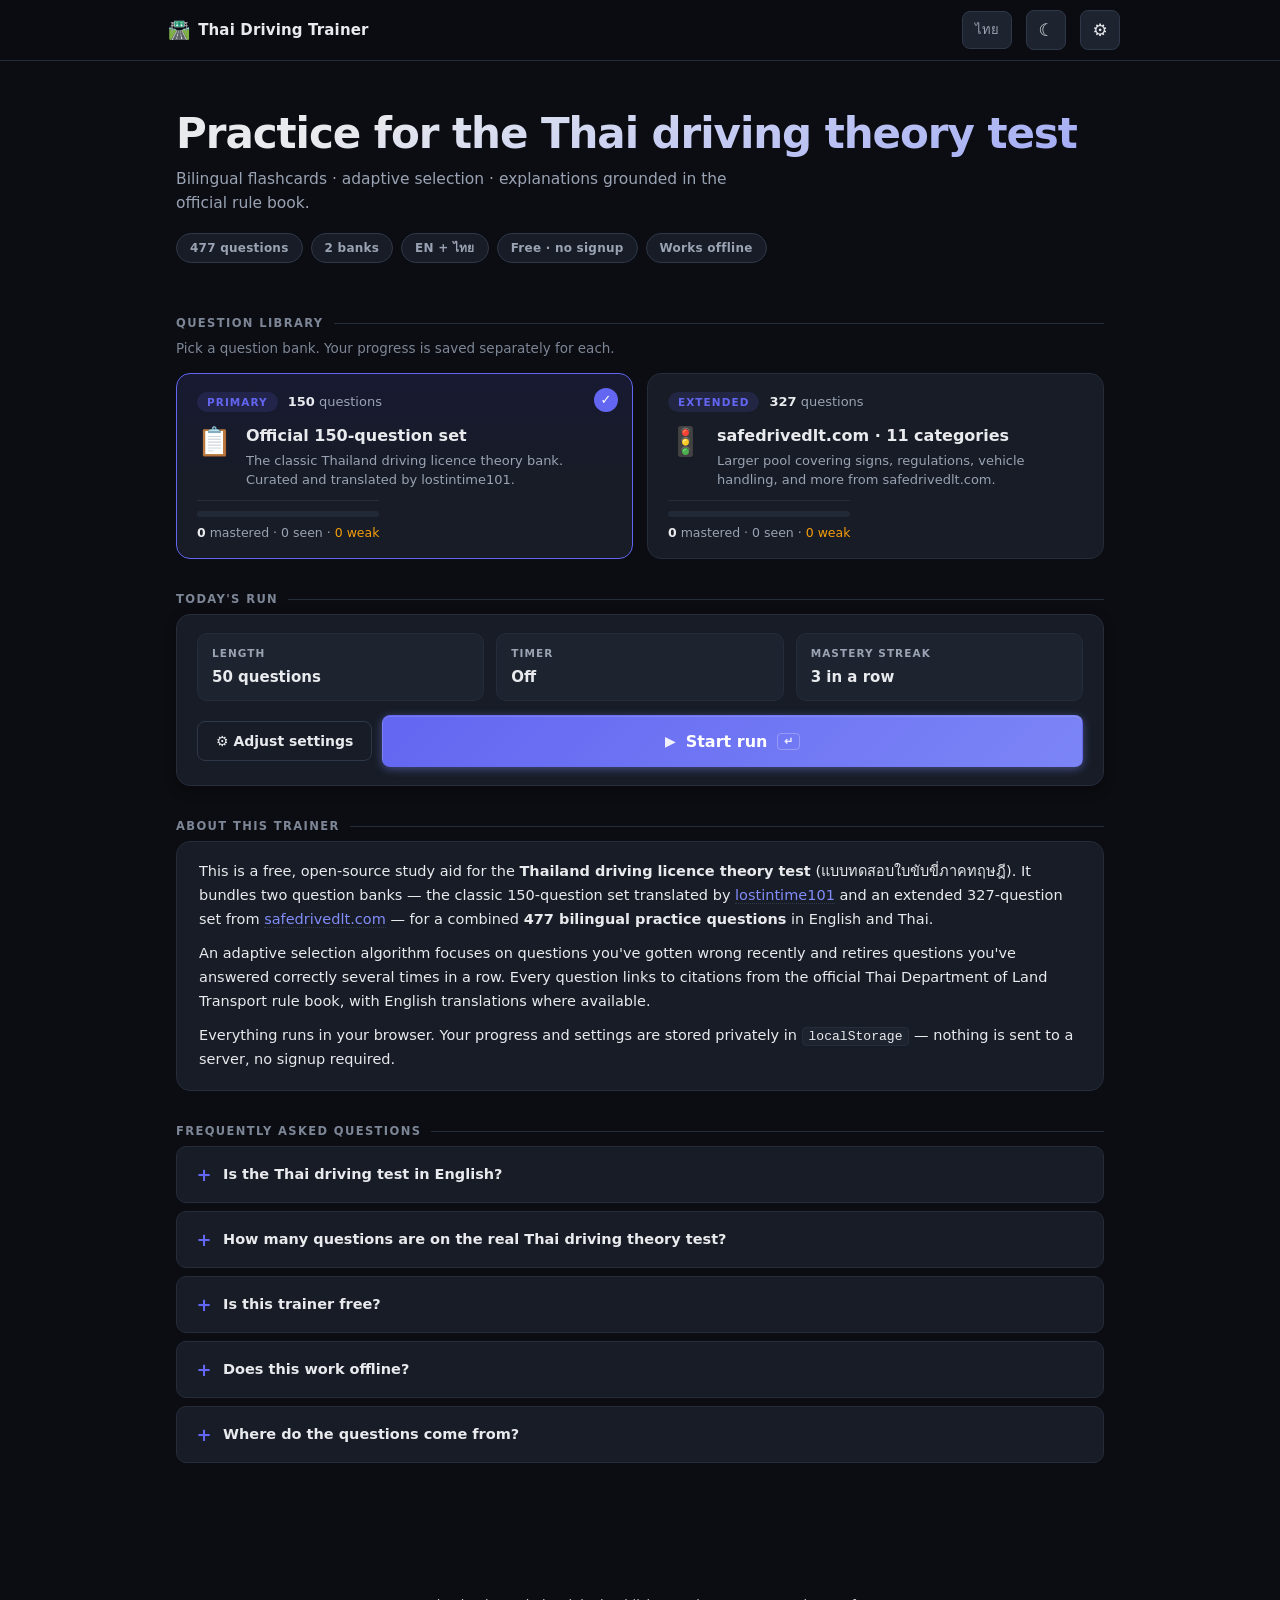
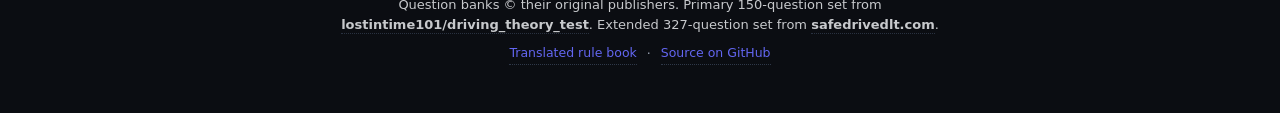
<file: index.html>
<!doctype html>
<html lang=en>
<head>
<meta charset=utf-8>
<meta name=viewport content="width=device-width,initial-scale=1,viewport-fit=cover">
<meta name=color-scheme content="dark light">
<meta name=theme-color content="#0b0d12" media="(prefers-color-scheme: dark)">
<meta name=theme-color content="#f5f6fa" media="(prefers-color-scheme: light)">

<title>Thai Driving Trainer — Free bilingual Thailand driving licence theory test practice</title>
<meta name=description content="Free bilingual (Thai / English) practice for the Thailand driving licence theory test. 477 questions across two banks, adaptive flashcards, explanations grounded in the official rule book. Works offline, no signup.">
<meta name=keywords content="Thai driving test, Thailand driving licence, ใบขับขี่, แบบทดสอบใบขับขี่, driving theory test Thailand, Thai driving practice, bilingual driving test, ข้อสอบใบขับขี่, safedrivedlt, free driving quiz Thailand">
<meta name=author content="Rawgeek">
<meta name=robots content="index,follow,max-image-preview:large">
<link rel=canonical href="https://rawgeek.github.io/thai-driving-test/">
<link rel="alternate" hreflang="en" href="https://rawgeek.github.io/thai-driving-test/">
<link rel="alternate" hreflang="th" href="https://rawgeek.github.io/thai-driving-test/">
<link rel="alternate" hreflang="x-default" href="https://rawgeek.github.io/thai-driving-test/">

<!-- Open Graph -->
<meta property="og:type" content="website">
<meta property="og:site_name" content="Thai Driving Trainer">
<meta property="og:title" content="Thai Driving Trainer — Free bilingual Thailand driving licence test practice">
<meta property="og:description" content="477 bilingual practice questions for the Thailand driving licence theory test. Adaptive flashcards, rule-book citations, light & dark mode. Free, no signup.">
<meta property="og:url" content="https://rawgeek.github.io/thai-driving-test/">
<meta property="og:locale" content="en_US">
<meta property="og:locale:alternate" content="th_TH">
<meta property="og:image" content="https://rawgeek.github.io/thai-driving-test/og-image.png">
<meta property="og:image:width" content="1200">
<meta property="og:image:height" content="630">
<meta property="og:image:alt" content="Thai Driving Trainer — bilingual Thailand driving licence theory test">

<!-- Twitter -->
<meta name="twitter:card" content="summary_large_image">
<meta name="twitter:title" content="Thai Driving Trainer — Free bilingual Thailand driving test practice">
<meta name="twitter:description" content="477 bilingual practice questions, adaptive flashcards, rule-book citations. Free, no signup.">
<meta name="twitter:image" content="https://rawgeek.github.io/thai-driving-test/og-image.png">

<link rel=stylesheet href=styles.css>
<link rel="icon" href="favicon.svg" type="image/svg+xml">
<link rel="apple-touch-icon" href="apple-touch-icon.png">
<link rel="manifest" href="manifest.webmanifest">

<script type="application/ld+json">
{
  "@context": "https://schema.org",
  "@graph": [
    {
      "@type": "WebSite",
      "@id": "https://rawgeek.github.io/thai-driving-test/#website",
      "url": "https://rawgeek.github.io/thai-driving-test/",
      "name": "Thai Driving Trainer",
      "description": "Free bilingual practice for the Thailand driving licence theory test.",
      "inLanguage": ["en", "th"]
    },
    {
      "@type": "WebApplication",
      "@id": "https://rawgeek.github.io/thai-driving-test/#app",
      "name": "Thai Driving Trainer",
      "url": "https://rawgeek.github.io/thai-driving-test/",
      "applicationCategory": "EducationalApplication",
      "operatingSystem": "Any (web browser)",
      "browserRequirements": "Requires JavaScript and modern browser",
      "isAccessibleForFree": true,
      "offers": { "@type": "Offer", "price": "0", "priceCurrency": "USD" },
      "inLanguage": ["en", "th"],
      "audience": { "@type": "Audience", "audienceType": "Driving licence applicants in Thailand" },
      "featureList": [
        "Bilingual Thai/English questions",
        "Adaptive flashcard selection",
        "477 questions across two banks",
        "Explanations grounded in the official rule book",
        "Optional timer",
        "Light and dark themes",
        "Offline-friendly, no signup, progress saved locally"
      ]
    },
    {
      "@type": "Course",
      "name": "Thailand Driving Licence Theory Practice",
      "description": "Self-paced bilingual practice for the Thailand driving licence written test.",
      "provider": { "@type": "Organization", "name": "Thai Driving Trainer (community project)" },
      "inLanguage": ["en", "th"],
      "educationalLevel": "Beginner",
      "isAccessibleForFree": true,
      "hasCourseInstance": {
        "@type": "CourseInstance",
        "courseMode": "online",
        "courseWorkload": "PT2H"
      }
    }
  ]
}
</script>
</head>
<body>
<a class=skip href="#main">Skip to main</a>
<header role=banner>
  <div class=hdr-row>
    <button class="brand brand-btn" id=homeBtn type=button aria-label="Back to home">
      <span class=brand-mark aria-hidden=true>🛣️</span>
      <span class=brand-text>Thai Driving Trainer</span>
    </button>
    <span class=spacer></span>
    <span class=timer id=timer hidden role=timer aria-live=off aria-atomic=true>--:--</span>
    <label class=toggle id=thToggle title="Show Thai original (T)">
      <input type=checkbox id=thChk aria-label="Show Thai original">
      <span lang=th>ไทย</span>
    </label>
    <button class=iconbtn id=themeBtn type=button aria-label="Toggle theme" aria-pressed=false><span aria-hidden=true>◐</span></button>
    <button class=iconbtn id=settingsBtn type=button aria-label="Settings" aria-haspopup=dialog aria-controls=setdlg><span aria-hidden=true>⚙</span></button>
  </div>
</header>

<main class=wrap id=main>

<!-- ============ HOME / DASHBOARD ============ -->
<section id=home aria-label="Home">
  <div class=hero>
    <h1 class=hero-title>Practice for the Thai driving theory test</h1>
    <p class=hero-sub>Bilingual flashcards · adaptive selection · explanations grounded in the official rule book.</p>
    <p class=hero-sub-th lang=th>ฝึกทำข้อสอบใบขับขี่ภาคทฤษฎี ภาษาไทยและอังกฤษ ใช้งานฟรี ไม่ต้องสมัครสมาชิก</p>
    <div class=hero-pills aria-hidden=true>
      <span class=hero-pill>477 questions</span>
      <span class=hero-pill>2 banks</span>
      <span class=hero-pill>EN + ไทย</span>
      <span class=hero-pill>Free · no signup</span>
      <span class=hero-pill>Works offline</span>
    </div>
  </div>

  <h2 class=section-title>Question library</h2>
  <p class=section-sub>Pick a question bank. Your progress is saved separately for each.</p>
  <div class=libgrid role=radiogroup aria-label="Question library">
    <button class=libcard data-ds=primary type=button role=radio aria-checked=false>
      <div class=libcard-head>
        <span class=libcard-badge>Primary</span>
        <span class=libcard-count><b id=primCount>150</b> questions</span>
      </div>
      <div class=libcard-body>
        <span class=libcard-icon aria-hidden=true>📋</span>
        <div>
          <h3 class=libcard-title>Official 150-question set</h3>
          <p class=libcard-desc>The classic Thailand driving licence theory bank. Curated and translated by lostintime101.</p>
        </div>
      </div>
      <div class=libcard-prog>
        <div class=miniprog><div class=miniprogfill id=primFill style="width:0%"></div></div>
        <div class=libcard-stats id=primStats>—</div>
      </div>
    </button>

    <button class=libcard data-ds=safedrive type=button role=radio aria-checked=false>
      <div class=libcard-head>
        <span class=libcard-badge>Extended</span>
        <span class=libcard-count><b id=sdCount>327</b> questions</span>
      </div>
      <div class=libcard-body>
        <span class=libcard-icon aria-hidden=true>🚦</span>
        <div>
          <h3 class=libcard-title>safedrivedlt.com · 11 categories</h3>
          <p class=libcard-desc>Larger pool covering signs, regulations, vehicle handling, and more from safedrivedlt.com.</p>
        </div>
      </div>
      <div class=libcard-prog>
        <div class=miniprog><div class=miniprogfill id=sdFill style="width:0%"></div></div>
        <div class=libcard-stats id=sdStats>—</div>
      </div>
    </button>
  </div>

  <h2 class=section-title>Today's run</h2>
  <div class=runcfg>
    <div class=runcfg-row>
      <div class=runcfg-item>
        <div class=runcfg-lbl>Length</div>
        <div class=runcfg-val id=cfgLen>50 questions</div>
      </div>
      <div class=runcfg-item>
        <div class=runcfg-lbl>Timer</div>
        <div class=runcfg-val id=cfgTim>Off</div>
      </div>
      <div class=runcfg-item>
        <div class=runcfg-lbl>Mastery streak</div>
        <div class=runcfg-val id=cfgMas>3 in a row</div>
      </div>
    </div>
    <div class=runcfg-actions>
      <button class="btn btn-ghost" id=cfgEditBtn type=button>
        <span aria-hidden=true>⚙</span> Adjust settings
      </button>
      <button class="btn btn-primary btn-lg btn-start" id=startBtn type=button>
        <span class=btn-start-icon aria-hidden=true>▶</span>
        <span>Start run</span>
        <span class=kbd aria-hidden=true>↵</span>
      </button>
    </div>
  </div>

  <h2 class=section-title>About this trainer</h2>
  <div class=about>
    <p>This is a free, open-source study aid for the <strong>Thailand driving licence theory test</strong> (แบบทดสอบใบขับขี่ภาคทฤษฎี). It bundles two question banks — the classic 150-question set translated by <a href="https://github.com/lostintime101/driving_theory_test/" target=_blank rel="noopener noreferrer">lostintime101</a> and an extended 327-question set from <a href="https://safedrivedlt.com/" target=_blank rel="noopener noreferrer" hreflang=th>safedrivedlt.com</a> — for a combined <strong>477 bilingual practice questions</strong> in English and Thai.</p>
    <p>An adaptive selection algorithm focuses on questions you've gotten wrong recently and retires questions you've answered correctly several times in a row. Every question links to citations from the official Thai Department of Land Transport rule book, with English translations where available.</p>
    <p>Everything runs in your browser. Your progress and settings are stored privately in <code>localStorage</code> — nothing is sent to a server, no signup required.</p>
  </div>

  <h2 class=section-title>Frequently asked questions</h2>
  <div class=faq>
    <details>
      <summary>Is the Thai driving test in English?</summary>
      <p>The official test offered at the Department of Land Transport (DLT) is available in several languages including English, Thai, Chinese, and Japanese, depending on the location. This trainer shows both Thai and English so you can prepare in either language and recognise key Thai vocabulary that may appear on signs.</p>
    </details>
    <details>
      <summary>How many questions are on the real Thai driving theory test?</summary>
      <p>The real test draws 50 random questions from a pool of around 1,000. You must answer at least 45 correctly (90%) to pass. This trainer mirrors the structure with its own configurable run length so you can rehearse under similar conditions.</p>
    </details>
    <details>
      <summary>Is this trainer free?</summary>
      <p>Yes — completely free, no signup, no ads, no tracking. The full source is on <a href="https://github.com/rawgeek/thai-driving-test" target=_blank rel="noopener noreferrer">GitHub</a>.</p>
    </details>
    <details>
      <summary>Does this work offline?</summary>
      <p>Once the page has loaded, the questions, images, and explanations are cached by the browser. Progress is stored locally — you can study on a flight or with no signal.</p>
    </details>
    <details>
      <summary>Where do the questions come from?</summary>
      <p>The 150-question primary bank is from <a href="https://github.com/lostintime101/driving_theory_test/" target=_blank rel="noopener noreferrer">lostintime101/driving_theory_test</a>, which compiled and translated them. The 327-question extended bank is scraped from <a href="https://safedrivedlt.com/" target=_blank rel="noopener noreferrer" hreflang=th>safedrivedlt.com</a>, a public Thai driving quiz site. All Thai source content remains the property of those publishers.</p>
    </details>
  </div>
</section>

<script type="application/ld+json">
{
  "@context": "https://schema.org",
  "@type": "FAQPage",
  "mainEntity": [
    {"@type":"Question","name":"Is the Thai driving test in English?","acceptedAnswer":{"@type":"Answer","text":"The official test offered at the Department of Land Transport (DLT) is available in several languages including English, Thai, Chinese, and Japanese, depending on the location."}},
    {"@type":"Question","name":"How many questions are on the real Thai driving theory test?","acceptedAnswer":{"@type":"Answer","text":"The real test draws 50 random questions from a pool of around 1,000. You must answer at least 45 correctly (90%) to pass."}},
    {"@type":"Question","name":"Is this trainer free?","acceptedAnswer":{"@type":"Answer","text":"Yes, completely free, no signup, no ads, no tracking. The full source is on GitHub."}},
    {"@type":"Question","name":"Does this work offline?","acceptedAnswer":{"@type":"Answer","text":"Once the page has loaded, questions, images, and explanations are cached by the browser. Progress is stored locally."}},
    {"@type":"Question","name":"Where do the questions come from?","acceptedAnswer":{"@type":"Answer","text":"The 150-question primary bank is from lostintime101/driving_theory_test on GitHub. The 327-question extended bank is from safedrivedlt.com."}}
  ]
}
</script>

<!-- ============ RUN VIEW ============ -->
<section id=runview hidden aria-label="Current run">
  <div class=bar role=progressbar aria-label="Mastery progress" aria-valuemin=0 aria-valuemax=100 id=barOuter aria-valuenow=0>
    <div id=barfill style="width:0%"></div>
  </div>
  <div class=runbar id=runbar>
    <span class=runbar-pill><span class=runbar-lbl>Run</span> <b id=runIdx>0</b> / <b id=runTarget>0</b></span>
    <span class=runbar-pill><span class=runbar-lbl>Correct</span> <b id=runCorrect>0</b></span>
    <span class=runbar-ds id=runbarDs></span>
    <span class=spacer></span>
    <span class=stats id=stats aria-live=polite aria-atomic=true></span>
    <button class="btn btn-sm" id=endRunBtn type=button>End run</button>
  </div>
  <div id=app aria-live=polite aria-busy=false></div>
</section>

<!-- ============ DIALOGS ============ -->
<dialog id=ruledlg aria-labelledby=ruledlg_title>
  <button class=close type=button onclick="document.getElementById('ruledlg').close()" aria-label="Close"><span aria-hidden=true>×</span></button>
  <h3 id=ruledlg_title></h3>
  <pre id=ruledlg_body></pre>
</dialog>
<dialog id=setdlg aria-labelledby=setdlg_title>
  <button class=close type=button onclick="document.getElementById('setdlg').close()" aria-label="Close settings"><span aria-hidden=true>×</span></button>
  <h3 id=setdlg_title>Settings</h3>
  <form class="settings dlg-body" onsubmit="return false">
    <div class=field>
      <label id=lblTheme>Theme</label>
      <div class=seg id=segTheme role=radiogroup aria-labelledby=lblTheme>
        <button data-v=dark type=button role=radio aria-checked=false aria-pressed=false>Dark</button>
        <button data-v=light type=button role=radio aria-checked=false aria-pressed=false>Light</button>
      </div>
    </div>
    <div class=field>
      <label for=rngMastery>Mastery streak <span class=val id=valMastery>3</span></label>
      <input type=range id=rngMastery min=1 max=10 step=1 aria-describedby=hintMastery>
      <div class=hint id=hintMastery>Consecutive correct answers needed to consider a question mastered.</div>
    </div>
    <div class=field>
      <label for=rngWeak>Out-of-weak streak <span class=val id=valWeak>1</span></label>
      <input type=range id=rngWeak min=1 max=10 step=1 aria-describedby=hintWeak>
      <div class=hint id=hintWeak>Consecutive correct answers needed to leave the “weak” pool.</div>
    </div>
    <div class=field>
      <div class=row>
        <label id=lblLimit for=swLimit style="margin:0">Limit questions per run</label>
        <button type=button class=switch id=swLimit role=switch aria-checked=false aria-labelledby=lblLimit></button>
      </div>
      <div class=hint>When off, a run uses all questions in the active dataset.</div>
    </div>
    <div class=field id=fldQpr hidden>
      <label for=rngQpr>Questions per run <span class=val id=valQpr>50</span></label>
      <input type=range id=rngQpr min=10 max=400 step=1 aria-describedby=hintQpr>
      <div class=hint id=hintQpr>Slider max adapts to the active dataset.</div>
    </div>
    <div class=field>
      <div class=row>
        <label id=lblTimer for=swTimer style="margin:0">Enable timer</label>
        <button type=button class=switch id=swTimer role=switch aria-checked=false aria-labelledby=lblTimer></button>
      </div>
      <div class=hint>Total time = questions per run × time per question.</div>
    </div>
    <div class=field id=fldTpq hidden>
      <label for=rngTpq>Time per question <span class=val id=valTpq>72s</span></label>
      <input type=range id=rngTpq min=15 max=180 step=1>
    </div>
    <div class=actions>
      <button class="btn btn-danger" id=resetProgBtn type=button>Reset progress</button>
      <button class="btn btn-primary" type=button onclick="document.getElementById('setdlg').close()">Done</button>
    </div>
  </form>
</dialog>
</main>

<footer class=foot role=contentinfo>
  <p class=foot-credits>
    Question banks &copy; their original publishers.
    Primary 150-question set from
    <a href="https://github.com/lostintime101/driving_theory_test/" target=_blank rel="noopener noreferrer"><strong>lostintime101/driving_theory_test</strong></a>.
    Extended 327-question set from
    <a href="https://safedrivedlt.com/courses/%E0%B8%82%E0%B9%89%E0%B8%AD%E0%B8%AA%E0%B8%AD%E0%B8%9A%E0%B9%83%E0%B8%9A%E0%B8%82%E0%B8%B1%E0%B8%9A%E0%B8%82%E0%B8%B5%E0%B9%88-%E0%B8%9D%E0%B8%B6%E0%B8%81%E0%B8%97%E0%B9%8D%E0%B8%B2/quizzes/%E0%B9%81%E0%B8%9A%E0%B8%9A%E0%B8%97%E0%B8%94%E0%B8%AA%E0%B8%AD%E0%B8%9A-quizmaker-%E0%B9%81%E0%B8%97%E0%B8%A3%E0%B8%81%E0%B8%A3%E0%B8%B9%E0%B8%9B-html/" target=_blank rel="noopener noreferrer" hreflang=th><strong lang=th>safedrivedlt.com</strong></a>.
  </p>
  <p class=foot-links>
    <a href="https://rawgeek.github.io/thai-driving-rules-translations" target=_blank rel="noopener noreferrer">Translated rule book</a>
    <span aria-hidden=true>·</span>
    <a href="https://github.com/rawgeek/thai-driving-test" target=_blank rel="noopener noreferrer">Source on GitHub</a>
  </p>
</footer>
<script src=app.js></script>
</body>
</html>
</file>
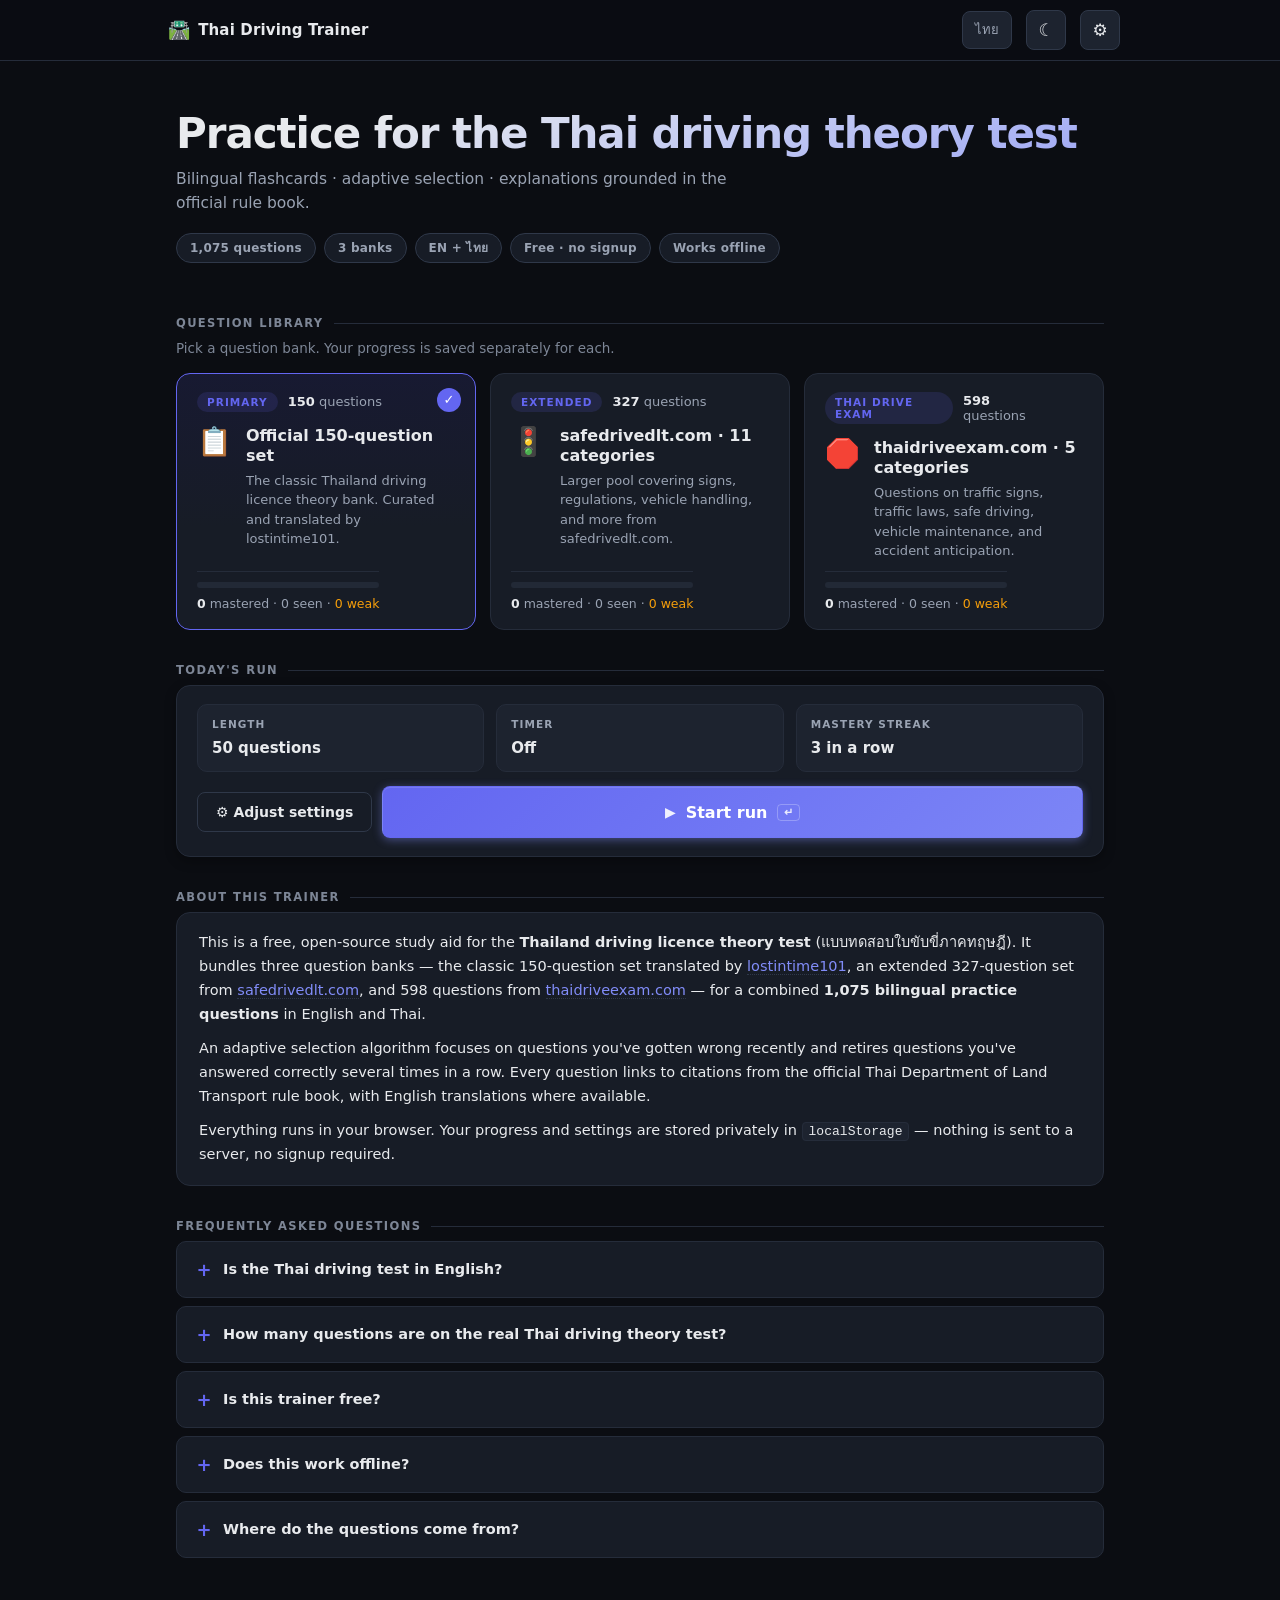
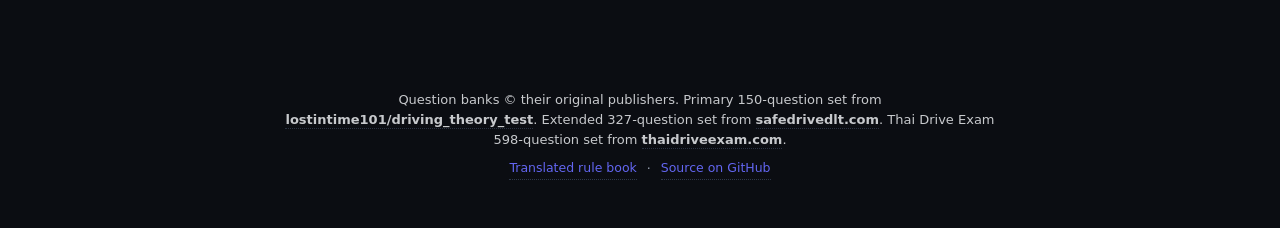
<file: web/index.html>
<!doctype html>
<html lang=en>
<head>
<meta charset=utf-8>
<meta name=viewport content="width=device-width,initial-scale=1,viewport-fit=cover">
<meta name=color-scheme content="dark light">
<meta name=theme-color content="#0b0d12" media="(prefers-color-scheme: dark)">
<meta name=theme-color content="#f5f6fa" media="(prefers-color-scheme: light)">

<title>Thai Driving Trainer — Free bilingual Thailand driving licence theory test practice</title>
<meta name=description content="Free bilingual (Thai / English) practice for the Thailand driving licence theory test. 1,075 questions across three banks, adaptive flashcards, explanations grounded in the official rule book. Works offline, no signup.">
<meta name=keywords content="Thai driving test, Thailand driving licence, ใบขับขี่, แบบทดสอบใบขับขี่, driving theory test Thailand, Thai driving practice, bilingual driving test, ข้อสอบใบขับขี่, safedrivedlt, thaidriveexam, free driving quiz Thailand">
<meta name=author content="Rawgeek">
<meta name=robots content="index,follow,max-image-preview:large">
<link rel=canonical href="https://rawgeek.github.io/thai-driving-test/">
<link rel="alternate" hreflang="en" href="https://rawgeek.github.io/thai-driving-test/">
<link rel="alternate" hreflang="th" href="https://rawgeek.github.io/thai-driving-test/">
<link rel="alternate" hreflang="x-default" href="https://rawgeek.github.io/thai-driving-test/">

<!-- Open Graph -->
<meta property="og:type" content="website">
<meta property="og:site_name" content="Thai Driving Trainer">
<meta property="og:title" content="Thai Driving Trainer — Free bilingual Thailand driving licence test practice">
<meta property="og:description" content="1,075 bilingual practice questions for the Thailand driving licence theory test. Adaptive flashcards, rule-book citations, light & dark mode. Free, no signup.">
<meta property="og:url" content="https://rawgeek.github.io/thai-driving-test/">
<meta property="og:locale" content="en_US">
<meta property="og:locale:alternate" content="th_TH">
<meta property="og:image" content="https://rawgeek.github.io/thai-driving-test/og-image.png">
<meta property="og:image:width" content="1200">
<meta property="og:image:height" content="630">
<meta property="og:image:alt" content="Thai Driving Trainer — bilingual Thailand driving licence theory test">

<!-- Twitter -->
<meta name="twitter:card" content="summary_large_image">
<meta name="twitter:title" content="Thai Driving Trainer — Free bilingual Thailand driving test practice">
<meta name="twitter:description" content="1,075 bilingual practice questions, adaptive flashcards, rule-book citations. Free, no signup.">
<meta name="twitter:image" content="https://rawgeek.github.io/thai-driving-test/og-image.png">

<link rel=stylesheet href=styles.css?v=20260709>
<link rel="icon" href="favicon.svg" type="image/svg+xml">
<link rel="apple-touch-icon" href="apple-touch-icon.png">
<link rel="manifest" href="manifest.webmanifest">

<script type="application/ld+json">
{
  "@context": "https://schema.org",
  "@graph": [
    {
      "@type": "WebSite",
      "@id": "https://rawgeek.github.io/thai-driving-test/#website",
      "url": "https://rawgeek.github.io/thai-driving-test/",
      "name": "Thai Driving Trainer",
      "description": "Free bilingual practice for the Thailand driving licence theory test.",
      "inLanguage": ["en", "th"]
    },
    {
      "@type": "WebApplication",
      "@id": "https://rawgeek.github.io/thai-driving-test/#app",
      "name": "Thai Driving Trainer",
      "url": "https://rawgeek.github.io/thai-driving-test/",
      "applicationCategory": "EducationalApplication",
      "operatingSystem": "Any (web browser)",
      "browserRequirements": "Requires JavaScript and modern browser",
      "isAccessibleForFree": true,
      "offers": { "@type": "Offer", "price": "0", "priceCurrency": "USD" },
      "inLanguage": ["en", "th"],
      "audience": { "@type": "Audience", "audienceType": "Driving licence applicants in Thailand" },
      "featureList": [
        "Bilingual Thai/English questions",
        "Adaptive flashcard selection",
        "1,075 questions across three banks",
        "Explanations grounded in the official rule book",
        "Optional timer",
        "Light and dark themes",
        "Offline-friendly, no signup, progress saved locally"
      ]
    },
    {
      "@type": "Course",
      "name": "Thailand Driving Licence Theory Practice",
      "description": "Self-paced bilingual practice for the Thailand driving licence written test.",
      "provider": { "@type": "Organization", "name": "Thai Driving Trainer (community project)" },
      "inLanguage": ["en", "th"],
      "educationalLevel": "Beginner",
      "isAccessibleForFree": true,
      "hasCourseInstance": {
        "@type": "CourseInstance",
        "courseMode": "online",
        "courseWorkload": "PT2H"
      }
    }
  ]
}
</script>
</head>
<body>
<a class=skip href="#main">Skip to main</a>
<header role=banner>
  <div class=hdr-row>
    <button class="brand brand-btn" id=homeBtn type=button aria-label="Back to home">
      <span class=brand-mark aria-hidden=true>🛣️</span>
      <span class=brand-text>Thai Driving Trainer</span>
    </button>
    <span class=spacer></span>
    <span class=timer id=timer hidden role=timer aria-live=off aria-atomic=true>--:--</span>
    <label class=toggle id=thToggle title="Show Thai original (T)">
      <input type=checkbox id=thChk aria-label="Show Thai original">
      <span lang=th>ไทย</span>
    </label>
    <button class=iconbtn id=themeBtn type=button aria-label="Toggle theme" aria-pressed=false><span aria-hidden=true>◐</span></button>
    <button class=iconbtn id=settingsBtn type=button aria-label="Settings" aria-haspopup=dialog aria-controls=setdlg><span aria-hidden=true>⚙</span></button>
  </div>
</header>

<main class=wrap id=main>

<!-- ============ HOME / DASHBOARD ============ -->
<section id=home aria-label="Home">
  <div class=hero>
    <h1 class=hero-title>Practice for the Thai driving theory test</h1>
    <p class=hero-sub>Bilingual flashcards · adaptive selection · explanations grounded in the official rule book.</p>
    <p class=hero-sub-th lang=th>ฝึกทำข้อสอบใบขับขี่ภาคทฤษฎี ภาษาไทยและอังกฤษ ใช้งานฟรี ไม่ต้องสมัครสมาชิก</p>
    <div class=hero-pills aria-hidden=true>
      <span class=hero-pill>1,075 questions</span>
      <span class=hero-pill>3 banks</span>
      <span class=hero-pill>EN + ไทย</span>
      <span class=hero-pill>Free · no signup</span>
      <span class=hero-pill>Works offline</span>
    </div>
  </div>

  <h2 class=section-title>Question library</h2>
  <p class=section-sub>Pick a question bank. Your progress is saved separately for each.</p>
  <div class=libgrid role=radiogroup aria-label="Question library">
    <button class=libcard data-ds=primary type=button role=radio aria-checked=false>
      <div class=libcard-head>
        <span class=libcard-badge>Primary</span>
        <span class=libcard-count><b id=primCount>150</b> questions</span>
      </div>
      <div class=libcard-body>
        <span class=libcard-icon aria-hidden=true>📋</span>
        <div>
          <h3 class=libcard-title>Official 150-question set</h3>
          <p class=libcard-desc>The classic Thailand driving licence theory bank. Curated and translated by lostintime101.</p>
        </div>
      </div>
      <div class=libcard-prog>
        <div class=miniprog><div class=miniprogfill id=primFill style="width:0%"></div></div>
        <div class=libcard-stats id=primStats>—</div>
      </div>
    </button>

    <button class=libcard data-ds=safedrive type=button role=radio aria-checked=false>
      <div class=libcard-head>
        <span class=libcard-badge>Extended</span>
        <span class=libcard-count><b id=sdCount>327</b> questions</span>
      </div>
      <div class=libcard-body>
        <span class=libcard-icon aria-hidden=true>🚦</span>
        <div>
          <h3 class=libcard-title>safedrivedlt.com · 11 categories</h3>
          <p class=libcard-desc>Larger pool covering signs, regulations, vehicle handling, and more from safedrivedlt.com.</p>
        </div>
      </div>
      <div class=libcard-prog>
        <div class=miniprog><div class=miniprogfill id=sdFill style="width:0%"></div></div>
        <div class=libcard-stats id=sdStats>—</div>
      </div>
    </button>

    <button class=libcard data-ds=thaidriveexam type=button role=radio aria-checked=false>
      <div class=libcard-head>
        <span class=libcard-badge>Thai Drive Exam</span>
        <span class=libcard-count><b id=tdeCount>598</b> questions</span>
      </div>
      <div class=libcard-body>
        <span class=libcard-icon aria-hidden=true>🛑</span>
        <div>
          <h3 class=libcard-title>thaidriveexam.com · 5 categories</h3>
          <p class=libcard-desc>Questions on traffic signs, traffic laws, safe driving, vehicle maintenance, and accident anticipation.</p>
        </div>
      </div>
      <div class=libcard-prog>
        <div class=miniprog><div class=miniprogfill id=tdeFill style="width:0%"></div></div>
        <div class=libcard-stats id=tdeStats>—</div>
      </div>
    </button>
  </div>

  <h2 class=section-title>Today's run</h2>
  <div class=runcfg>
    <div class=runcfg-row>
      <div class=runcfg-item>
        <div class=runcfg-lbl>Length</div>
        <div class=runcfg-val id=cfgLen>50 questions</div>
      </div>
      <div class=runcfg-item>
        <div class=runcfg-lbl>Timer</div>
        <div class=runcfg-val id=cfgTim>Off</div>
      </div>
      <div class=runcfg-item>
        <div class=runcfg-lbl>Mastery streak</div>
        <div class=runcfg-val id=cfgMas>3 in a row</div>
      </div>
    </div>
    <div class=runcfg-actions>
      <button class="btn btn-ghost" id=cfgEditBtn type=button>
        <span aria-hidden=true>⚙</span> Adjust settings
      </button>
      <button class="btn btn-primary btn-lg btn-start" id=startBtn type=button>
        <span class=btn-start-icon aria-hidden=true>▶</span>
        <span>Start run</span>
        <span class=kbd aria-hidden=true>↵</span>
      </button>
    </div>
  </div>

  <h2 class=section-title>About this trainer</h2>
  <div class=about>
    <p>This is a free, open-source study aid for the <strong>Thailand driving licence theory test</strong> (แบบทดสอบใบขับขี่ภาคทฤษฎี). It bundles three question banks — the classic 150-question set translated by <a href="https://github.com/lostintime101/driving_theory_test/" target=_blank rel="noopener noreferrer">lostintime101</a>, an extended 327-question set from <a href="https://safedrivedlt.com/" target=_blank rel="noopener noreferrer" hreflang=th>safedrivedlt.com</a>, and 598 questions from <a href="https://thaidriveexam.com/" target=_blank rel="noopener noreferrer" hreflang=th>thaidriveexam.com</a> — for a combined <strong>1,075 bilingual practice questions</strong> in English and Thai.</p>
    <p>An adaptive selection algorithm focuses on questions you've gotten wrong recently and retires questions you've answered correctly several times in a row. Every question links to citations from the official Thai Department of Land Transport rule book, with English translations where available.</p>
    <p>Everything runs in your browser. Your progress and settings are stored privately in <code>localStorage</code> — nothing is sent to a server, no signup required.</p>
  </div>

  <h2 class=section-title>Frequently asked questions</h2>
  <div class=faq>
    <details>
      <summary>Is the Thai driving test in English?</summary>
      <p>The official test offered at the Department of Land Transport (DLT) is available in several languages including English, Thai, Chinese, and Japanese, depending on the location. This trainer shows both Thai and English so you can prepare in either language and recognise key Thai vocabulary that may appear on signs.</p>
    </details>
    <details>
      <summary>How many questions are on the real Thai driving theory test?</summary>
      <p>The real test draws 50 random questions from a pool of around 1,000. You must answer at least 45 correctly (90%) to pass. This trainer mirrors the structure with its own configurable run length so you can rehearse under similar conditions.</p>
    </details>
    <details>
      <summary>Is this trainer free?</summary>
      <p>Yes — completely free, no signup, no ads, no tracking. The full source is on <a href="https://github.com/rawgeek/thai-driving-test" target=_blank rel="noopener noreferrer">GitHub</a>.</p>
    </details>
    <details>
      <summary>Does this work offline?</summary>
      <p>Once the page has loaded, the questions, images, and explanations are cached by the browser. Progress is stored locally — you can study on a flight or with no signal.</p>
    </details>
    <details>
      <summary>Where do the questions come from?</summary>
      <p>The 150-question primary bank is from <a href="https://github.com/lostintime101/driving_theory_test/" target=_blank rel="noopener noreferrer">lostintime101/driving_theory_test</a>, which compiled and translated them. The 327-question extended bank is scraped from <a href="https://safedrivedlt.com/" target=_blank rel="noopener noreferrer" hreflang=th>safedrivedlt.com</a>. The 598-question Thai Drive Exam bank comes from five public articles on <a href="https://thaidriveexam.com/" target=_blank rel="noopener noreferrer" hreflang=th>thaidriveexam.com</a>; its English text is the translation displayed by that site. All Thai source content remains the property of those publishers.</p>
    </details>
  </div>
</section>

<script type="application/ld+json">
{
  "@context": "https://schema.org",
  "@type": "FAQPage",
  "mainEntity": [
    {"@type":"Question","name":"Is the Thai driving test in English?","acceptedAnswer":{"@type":"Answer","text":"The official test offered at the Department of Land Transport (DLT) is available in several languages including English, Thai, Chinese, and Japanese, depending on the location."}},
    {"@type":"Question","name":"How many questions are on the real Thai driving theory test?","acceptedAnswer":{"@type":"Answer","text":"The real test draws 50 random questions from a pool of around 1,000. You must answer at least 45 correctly (90%) to pass."}},
    {"@type":"Question","name":"Is this trainer free?","acceptedAnswer":{"@type":"Answer","text":"Yes, completely free, no signup, no ads, no tracking. The full source is on GitHub."}},
    {"@type":"Question","name":"Does this work offline?","acceptedAnswer":{"@type":"Answer","text":"Once the page has loaded, questions, images, and explanations are cached by the browser. Progress is stored locally."}},
    {"@type":"Question","name":"Where do the questions come from?","acceptedAnswer":{"@type":"Answer","text":"The 150-question primary bank is from lostintime101/driving_theory_test on GitHub, the 327-question extended bank is from safedrivedlt.com, and the 598-question bank is from thaidriveexam.com."}}
  ]
}
</script>

<!-- ============ RUN VIEW ============ -->
<section id=runview hidden aria-label="Current run">
  <div class=bar role=progressbar aria-label="Mastery progress" aria-valuemin=0 aria-valuemax=100 id=barOuter aria-valuenow=0>
    <div id=barfill style="width:0%"></div>
  </div>
  <div class=runbar id=runbar>
    <span class=runbar-pill><span class=runbar-lbl>Run</span> <b id=runIdx>0</b> / <b id=runTarget>0</b></span>
    <span class=runbar-pill><span class=runbar-lbl>Correct</span> <b id=runCorrect>0</b></span>
    <span class=runbar-ds id=runbarDs></span>
    <span class=spacer></span>
    <span class=stats id=stats aria-live=polite aria-atomic=true></span>
    <button class="btn btn-sm" id=endRunBtn type=button>End run</button>
  </div>
  <div id=app aria-live=polite aria-busy=false></div>
</section>

<!-- ============ DIALOGS ============ -->
<dialog id=ruledlg aria-labelledby=ruledlg_title>
  <button class=close type=button onclick="document.getElementById('ruledlg').close()" aria-label="Close"><span aria-hidden=true>×</span></button>
  <h3 id=ruledlg_title></h3>
  <pre id=ruledlg_body></pre>
</dialog>
<dialog id=setdlg aria-labelledby=setdlg_title>
  <button class=close type=button onclick="document.getElementById('setdlg').close()" aria-label="Close settings"><span aria-hidden=true>×</span></button>
  <h3 id=setdlg_title>Settings</h3>
  <form class="settings dlg-body" onsubmit="return false">
    <div class=field>
      <label id=lblTheme>Theme</label>
      <div class=seg id=segTheme role=radiogroup aria-labelledby=lblTheme>
        <button data-v=dark type=button role=radio aria-checked=false aria-pressed=false>Dark</button>
        <button data-v=light type=button role=radio aria-checked=false aria-pressed=false>Light</button>
      </div>
    </div>
    <div class=field>
      <label for=rngMastery>Mastery streak <span class=val id=valMastery>3</span></label>
      <input type=range id=rngMastery min=1 max=10 step=1 aria-describedby=hintMastery>
      <div class=hint id=hintMastery>Consecutive correct answers needed to consider a question mastered.</div>
    </div>
    <div class=field>
      <label for=rngWeak>Out-of-weak streak <span class=val id=valWeak>1</span></label>
      <input type=range id=rngWeak min=1 max=10 step=1 aria-describedby=hintWeak>
      <div class=hint id=hintWeak>Consecutive correct answers needed to leave the “weak” pool.</div>
    </div>
    <div class=field>
      <div class=row>
        <label id=lblLimit for=swLimit style="margin:0">Limit questions per run</label>
        <button type=button class=switch id=swLimit role=switch aria-checked=false aria-labelledby=lblLimit></button>
      </div>
      <div class=hint>When off, a run uses all questions in the active dataset.</div>
    </div>
    <div class=field id=fldQpr hidden>
      <label for=rngQpr>Questions per run <span class=val id=valQpr>50</span></label>
      <input type=range id=rngQpr min=10 max=400 step=1 aria-describedby=hintQpr>
      <div class=hint id=hintQpr>Slider max adapts to the active dataset.</div>
    </div>
    <div class=field>
      <div class=row>
        <label id=lblTimer for=swTimer style="margin:0">Enable timer</label>
        <button type=button class=switch id=swTimer role=switch aria-checked=false aria-labelledby=lblTimer></button>
      </div>
      <div class=hint>Total time = questions per run × time per question.</div>
    </div>
    <div class=field id=fldTpq hidden>
      <label for=rngTpq>Time per question <span class=val id=valTpq>72s</span></label>
      <input type=range id=rngTpq min=15 max=180 step=1>
    </div>
    <div class=actions>
      <button class="btn btn-danger" id=resetProgBtn type=button>Reset progress</button>
      <button class="btn btn-primary" type=button onclick="document.getElementById('setdlg').close()">Done</button>
    </div>
  </form>
</dialog>
</main>

<footer class=foot role=contentinfo>
  <p class=foot-credits>
    Question banks &copy; their original publishers.
    Primary 150-question set from
    <a href="https://github.com/lostintime101/driving_theory_test/" target=_blank rel="noopener noreferrer"><strong>lostintime101/driving_theory_test</strong></a>.
    Extended 327-question set from
    <a href="https://safedrivedlt.com/courses/%E0%B8%82%E0%B9%89%E0%B8%AD%E0%B8%AA%E0%B8%AD%E0%B8%9A%E0%B9%83%E0%B8%9A%E0%B8%82%E0%B8%B1%E0%B8%9A%E0%B8%82%E0%B8%B5%E0%B9%88-%E0%B8%9D%E0%B8%B6%E0%B8%81%E0%B8%97%E0%B9%8D%E0%B8%B2/quizzes/%E0%B9%81%E0%B8%9A%E0%B8%9A%E0%B8%97%E0%B8%94%E0%B8%AA%E0%B8%AD%E0%B8%9A-quizmaker-%E0%B9%81%E0%B8%97%E0%B8%A3%E0%B8%81%E0%B8%A3%E0%B8%B9%E0%B8%9B-html/" target=_blank rel="noopener noreferrer" hreflang=th><strong lang=th>safedrivedlt.com</strong></a>.
    Thai Drive Exam 598-question set from
    <a href="https://thaidriveexam.com/" target=_blank rel="noopener noreferrer" hreflang=th><strong>thaidriveexam.com</strong></a>.
  </p>
  <p class=foot-links>
    <a href="https://rawgeek.github.io/thai-driving-rules-translations" target=_blank rel="noopener noreferrer">Translated rule book</a>
    <span aria-hidden=true>·</span>
    <a href="https://github.com/rawgeek/thai-driving-test" target=_blank rel="noopener noreferrer">Source on GitHub</a>
  </p>
</footer>
<script src=app.js?v=20260709></script>
</body>
</html>
</file>
